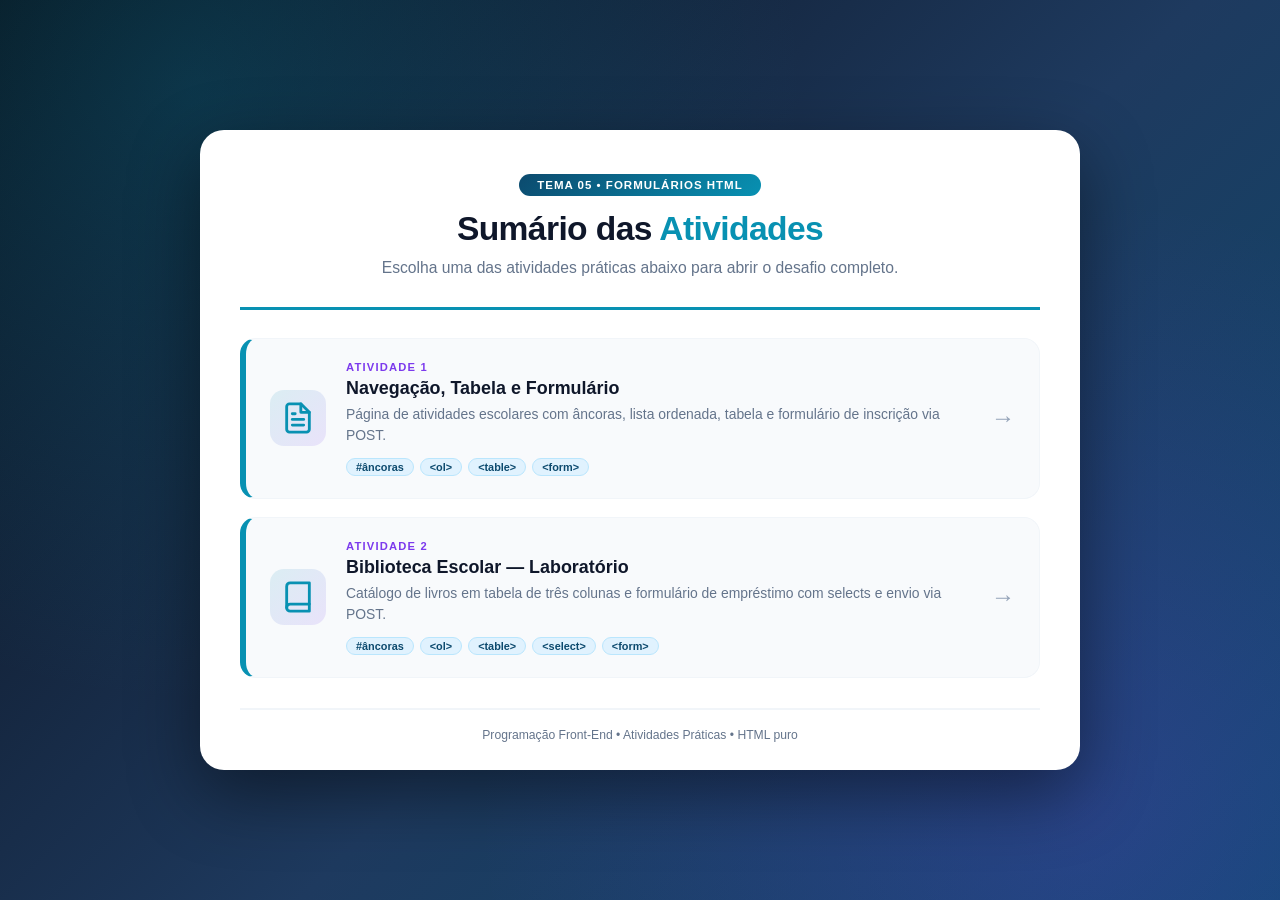
<file: index.html>
<!DOCTYPE html>
<html lang="pt-BR">
<head>
  <meta charset="UTF-8">
  <meta name="viewport" content="width=device-width, initial-scale=1.0">
  <title>Atividade 05 — Sumário</title>
  <link rel="stylesheet" href="style.css">
</head>
<body>

  <main class="container">

    <header class="header">
      <span class="badge-tema">TEMA 05 &bull; FORMULÁRIOS HTML</span>
      <h1>Sumário das <span>Atividades</span></h1>
      <p>Escolha uma das atividades práticas abaixo para abrir o desafio completo.</p>
    </header>

    <section class="lista-atividades">

      <a class="card" href="desafio-formulario/index.html" target="_blank" rel="noopener noreferrer">
        <span class="icone">
          <svg width="34" height="34" viewBox="0 0 24 24" fill="none" stroke="currentColor" stroke-width="2" stroke-linecap="round" stroke-linejoin="round">
            <path d="M14 2H6a2 2 0 0 0-2 2v16a2 2 0 0 0 2 2h12a2 2 0 0 0 2-2V8z"/>
            <polyline points="14 2 14 8 20 8"/>
            <line x1="16" y1="13" x2="8" y2="13"/>
            <line x1="16" y1="17" x2="8" y2="17"/>
            <polyline points="10 9 9 9 8 9"/>
          </svg>
        </span>

        <span class="conteudo">
          <span class="numero">Atividade 1</span>
          <span class="titulo">Navegação, Tabela e Formulário</span>
          <span class="descricao">Página de atividades escolares com âncoras, lista ordenada, tabela e formulário de inscrição via POST.</span>
          <span class="tags">
            <span class="tag">#âncoras</span>
            <span class="tag">&lt;ol&gt;</span>
            <span class="tag">&lt;table&gt;</span>
            <span class="tag">&lt;form&gt;</span>
          </span>
        </span>

        <span class="seta">&rarr;</span>
      </a>

      <a class="card" href="desafio-biblioteca/index.html" target="_blank" rel="noopener noreferrer">
        <span class="icone">
          <svg width="34" height="34" viewBox="0 0 24 24" fill="none" stroke="currentColor" stroke-width="2" stroke-linecap="round" stroke-linejoin="round">
            <path d="M4 19.5A2.5 2.5 0 0 1 6.5 17H20"/>
            <path d="M6.5 2H20v20H6.5A2.5 2.5 0 0 1 4 19.5v-15A2.5 2.5 0 0 1 6.5 2z"/>
          </svg>
        </span>

        <span class="conteudo">
          <span class="numero">Atividade 2</span>
          <span class="titulo">Biblioteca Escolar — Laboratório</span>
          <span class="descricao">Catálogo de livros em tabela de três colunas e formulário de empréstimo com selects e envio via POST.</span>
          <span class="tags">
            <span class="tag">#âncoras</span>
            <span class="tag">&lt;ol&gt;</span>
            <span class="tag">&lt;table&gt;</span>
            <span class="tag">&lt;select&gt;</span>
            <span class="tag">&lt;form&gt;</span>
          </span>
        </span>

        <span class="seta">&rarr;</span>
      </a>

    </section>

    <footer class="footer">
      <p>Programação Front-End &bull; Atividades Práticas &bull; HTML puro</p>
    </footer>

  </main>

</body>
</html>
</file>
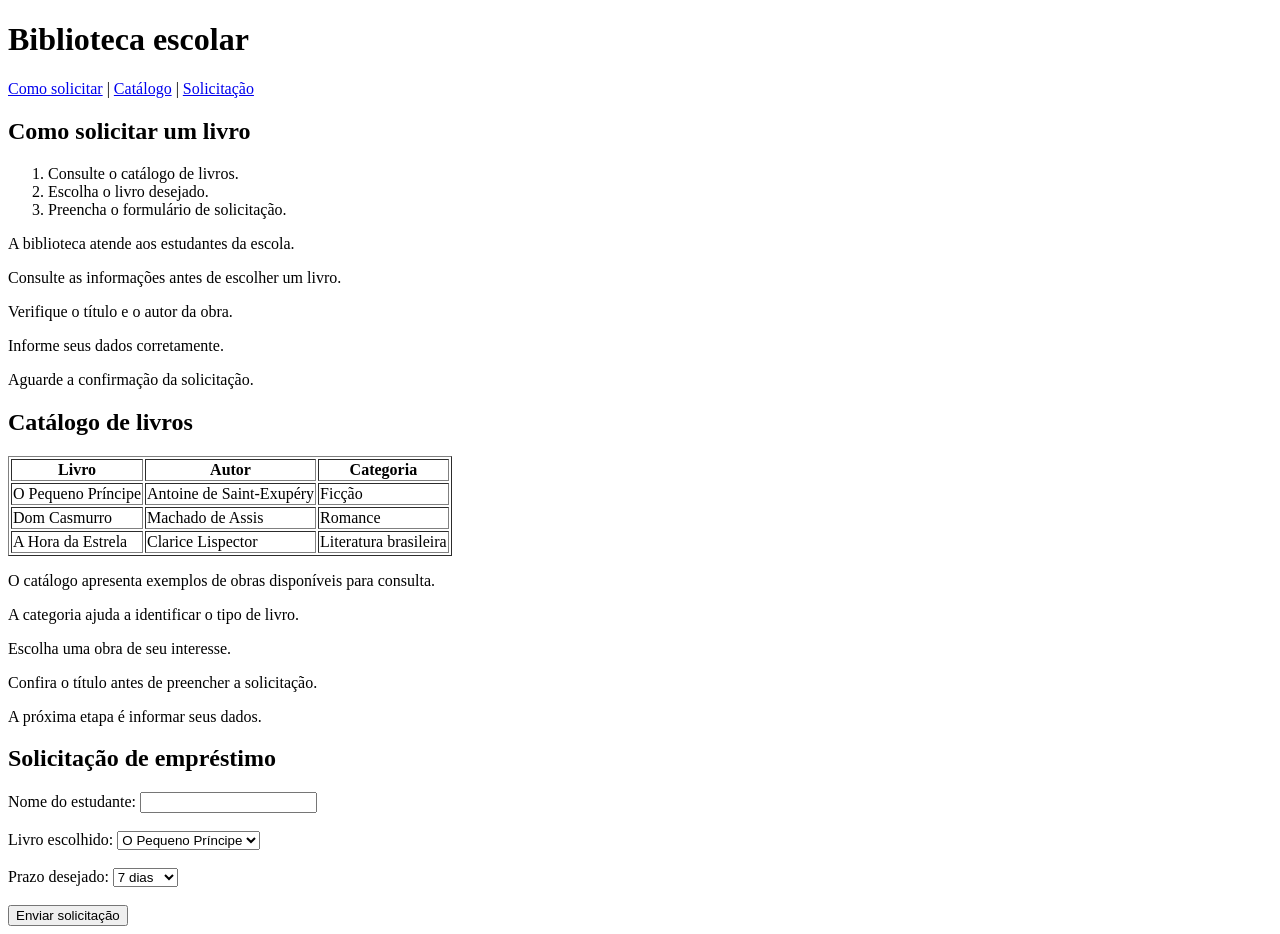
<file: desafio-biblioteca/index.html>
<!DOCTYPE html>
<html lang="pt-BR">
<head>
  <meta charset="UTF-8">
  <title>Biblioteca escolar</title>
</head>
<body>

  <h1>Biblioteca escolar</h1>

  <nav>
    <a href="#passos">Como solicitar</a> |
    <a href="#catalogo">Catálogo</a> |
    <a href="#solicitacao">Solicitação</a>
  </nav>

  <h2 id="passos">Como solicitar um livro</h2>
  <ol>
    <li>Consulte o catálogo de livros.</li>
    <li>Escolha o livro desejado.</li>
    <li>Preencha o formulário de solicitação.</li>
  </ol>

  <p>A biblioteca atende aos estudantes da escola.</p>
  <p>Consulte as informações antes de escolher um livro.</p>
  <p>Verifique o título e o autor da obra.</p>
  <p>Informe seus dados corretamente.</p>
  <p>Aguarde a confirmação da solicitação.</p>

  <h2 id="catalogo">Catálogo de livros</h2>
  <table border="1">
    <tr>
      <th>Livro</th>
      <th>Autor</th>
      <th>Categoria</th>
    </tr>
    <tr>
      <td>O Pequeno Príncipe</td>
      <td>Antoine de Saint-Exupéry</td>
      <td>Ficção</td>
    </tr>
    <tr>
      <td>Dom Casmurro</td>
      <td>Machado de Assis</td>
      <td>Romance</td>
    </tr>
    <tr>
      <td>A Hora da Estrela</td>
      <td>Clarice Lispector</td>
      <td>Literatura brasileira</td>
    </tr>
  </table>

  <p>O catálogo apresenta exemplos de obras disponíveis para consulta.</p>
  <p>A categoria ajuda a identificar o tipo de livro.</p>
  <p>Escolha uma obra de seu interesse.</p>
  <p>Confira o título antes de preencher a solicitação.</p>
  <p>A próxima etapa é informar seus dados.</p>

  <h2 id="solicitacao">Solicitação de empréstimo</h2>
  <form action="https://httpbin.org/post" method="post">
    <label for="estudante">Nome do estudante:</label>
    <input type="text" id="estudante" name="estudante" required>

    <br><br>

    <label for="livro">Livro escolhido:</label>
    <select id="livro" name="livro">
      <option>O Pequeno Príncipe</option>
      <option>Dom Casmurro</option>
      <option>A Hora da Estrela</option>
    </select>

    <br><br>

    <label for="prazo">Prazo desejado:</label>
    <select id="prazo" name="prazo">
      <option>7 dias</option>
      <option>14 dias</option>
    </select>

    <br><br>

    <button type="submit">Enviar solicitação</button>
  </form>

</body>
</html>
</file>
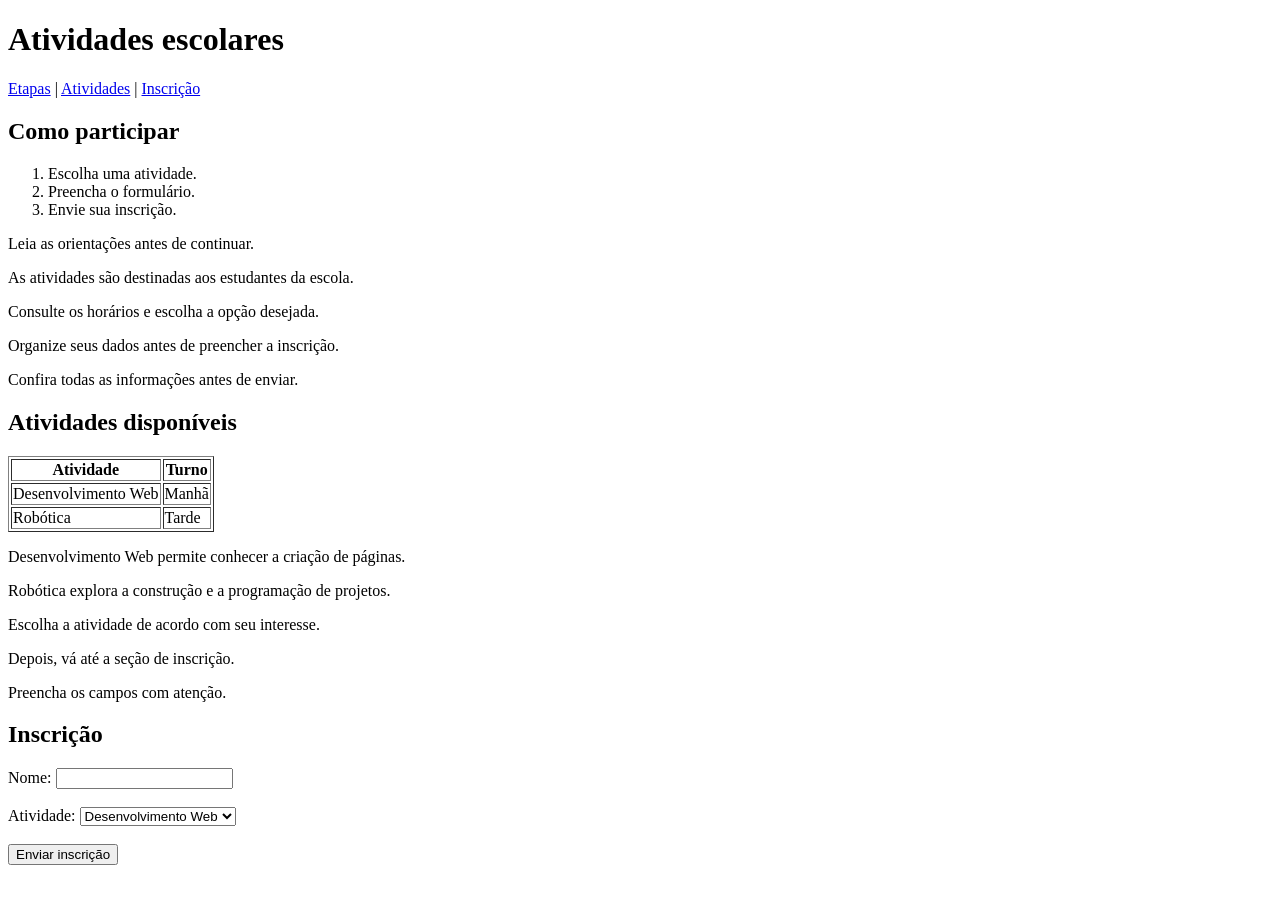
<file: desafio-formulario/index.html>
<!DOCTYPE html>
<html lang="pt-BR">
<head>
  <meta charset="UTF-8">
  <title>Atividades escolares</title>
</head>
<body>

  <h1>Atividades escolares</h1>

  <nav>
    <a href="#etapas">Etapas</a> |
    <a href="#atividades">Atividades</a> |
    <a href="#inscricao">Inscrição</a>
  </nav>

  <h2 id="etapas">Como participar</h2>
  <ol>
    <li>Escolha uma atividade.</li>
    <li>Preencha o formulário.</li>
    <li>Envie sua inscrição.</li>
  </ol>

  <p>Leia as orientações antes de continuar.</p>
  <p>As atividades são destinadas aos estudantes da escola.</p>
  <p>Consulte os horários e escolha a opção desejada.</p>
  <p>Organize seus dados antes de preencher a inscrição.</p>
  <p>Confira todas as informações antes de enviar.</p>

  <h2 id="atividades">Atividades disponíveis</h2>
  <table border="1">
    <tr><th>Atividade</th><th>Turno</th></tr>
    <tr><td>Desenvolvimento Web</td><td>Manhã</td></tr>
    <tr><td>Robótica</td><td>Tarde</td></tr>
  </table>

  <p>Desenvolvimento Web permite conhecer a criação de páginas.</p>
  <p>Robótica explora a construção e a programação de projetos.</p>
  <p>Escolha a atividade de acordo com seu interesse.</p>
  <p>Depois, vá até a seção de inscrição.</p>
  <p>Preencha os campos com atenção.</p>

  <h2 id="inscricao">Inscrição</h2>
  <form action="https://httpbin.org/post" method="post">
    <label for="nome">Nome:</label>
    <input type="text" id="nome" name="nome" required>

    <br><br>

    <label for="atividade">Atividade:</label>
    <select id="atividade" name="atividade">
      <option>Desenvolvimento Web</option>
      <option>Robótica</option>
    </select>

    <br><br>

    <button type="submit">Enviar inscrição</button>
  </form>

</body>
</html>
</file>
<file: style.css>
:root {
  --azul: #0891b2;
  --azul-escuro: #0c4a6e;
  --roxo: #7c3aed;
  --texto: #1e293b;
  --texto-suave: #64748b;
  --borda: #e2e8f0;
}

* {
  margin: 0;
  padding: 0;
  box-sizing: border-box;
}

body {
  font-family: 'Segoe UI', Tahoma, Geneva, Verdana, sans-serif;
  background:
    radial-gradient(circle at 15% 10%, rgba(8, 145, 178, 0.25) 0%, transparent 45%),
    radial-gradient(circle at 85% 90%, rgba(124, 58, 237, 0.22) 0%, transparent 45%),
    linear-gradient(135deg, #090d16 0%, #1e3a5f 55%, #0c4a6e 100%);
  min-height: 100vh;
  display: flex;
  justify-content: center;
  align-items: center;
  padding: 32px 16px;
  color: var(--texto);
}

.container {
  width: 100%;
  max-width: 880px;
  background: #ffffff;
  border-radius: 24px;
  padding: 44px 40px 28px;
  box-shadow: 0 24px 70px rgba(0, 0, 0, 0.45);
  animation: subir 0.45s ease-out;
}

@keyframes subir {
  from { opacity: 0; transform: translateY(14px); }
  to { opacity: 1; transform: translateY(0); }
}

.header {
  text-align: center;
  padding-bottom: 26px;
  margin-bottom: 28px;
  border-bottom: 3px solid var(--azul);
}

.badge-tema {
  display: inline-block;
  background: linear-gradient(135deg, var(--azul-escuro), var(--azul));
  color: #ffffff;
  padding: 5px 18px;
  border-radius: 30px;
  font-size: 0.72rem;
  font-weight: 800;
  letter-spacing: 1px;
  margin-bottom: 14px;
}

.header h1 {
  font-size: 2.1rem;
  color: #0f172a;
  letter-spacing: -0.6px;
  margin-bottom: 8px;
}

.header h1 span {
  color: var(--azul);
}

.header p {
  color: var(--texto-suave);
  font-size: 0.98rem;
  max-width: 560px;
  margin: 0 auto;
  line-height: 1.55;
}

.lista-atividades {
  display: flex;
  flex-direction: column;
  gap: 18px;
}

.card {
  display: flex;
  align-items: center;
  gap: 20px;
  padding: 22px 24px;
  text-decoration: none;
  color: inherit;
  background: #f8fafc;
  border: 1px solid #f1f5f9;
  border-left: 6px solid var(--azul);
  border-radius: 16px;
  transition: transform 0.25s ease, box-shadow 0.25s ease, background 0.25s ease, border-color 0.25s ease;
}

.card:hover {
  transform: translateX(6px);
  background: #ecfeff;
  border-left-color: var(--roxo);
  box-shadow: 0 10px 28px rgba(8, 145, 178, 0.18);
}

.icone {
  flex-shrink: 0;
  width: 56px;
  height: 56px;
  display: flex;
  align-items: center;
  justify-content: center;
  border-radius: 14px;
  background: linear-gradient(135deg, rgba(8, 145, 178, 0.12), rgba(124, 58, 237, 0.12));
  color: var(--azul);
  transition: color 0.25s ease, transform 0.25s ease;
}

.card:hover .icone {
  color: var(--roxo);
  transform: scale(1.06);
}

.conteudo {
  display: flex;
  flex-direction: column;
  gap: 4px;
  flex: 1;
  min-width: 0;
}

.numero {
  font-size: 0.7rem;
  font-weight: 800;
  text-transform: uppercase;
  letter-spacing: 1.2px;
  color: var(--roxo);
}

.titulo {
  font-size: 1.12rem;
  font-weight: 700;
  color: #0f172a;
  line-height: 1.3;
}

.descricao {
  font-size: 0.87rem;
  color: var(--texto-suave);
  line-height: 1.5;
}

.tags {
  display: flex;
  flex-wrap: wrap;
  gap: 6px;
  margin-top: 8px;
}

.tag {
  font-size: 0.68rem;
  font-weight: 700;
  color: var(--azul-escuro);
  background: #e0f2fe;
  border: 1px solid #bae6fd;
  padding: 2px 9px;
  border-radius: 20px;
}

.seta {
  flex-shrink: 0;
  font-size: 1.5rem;
  font-weight: 700;
  color: #94a3b8;
  margin-left: 6px;
  transition: transform 0.25s ease, color 0.25s ease;
}

.card:hover .seta {
  color: var(--roxo);
  transform: translateX(5px);
}

.footer {
  margin-top: 30px;
  padding-top: 18px;
  border-top: 2px solid #f1f5f9;
  text-align: center;
  font-size: 0.76rem;
  color: var(--texto-suave);
}

@media (max-width: 640px) {
  .container { padding: 30px 20px 22px; }

  .header h1 { font-size: 1.6rem; }

  .card {
    align-items: flex-start;
    gap: 14px;
    padding: 18px 16px;
  }

  .icone {
    width: 44px;
    height: 44px;
  }

  .titulo { font-size: 1rem; }

  .seta { display: none; }
}
</file>
